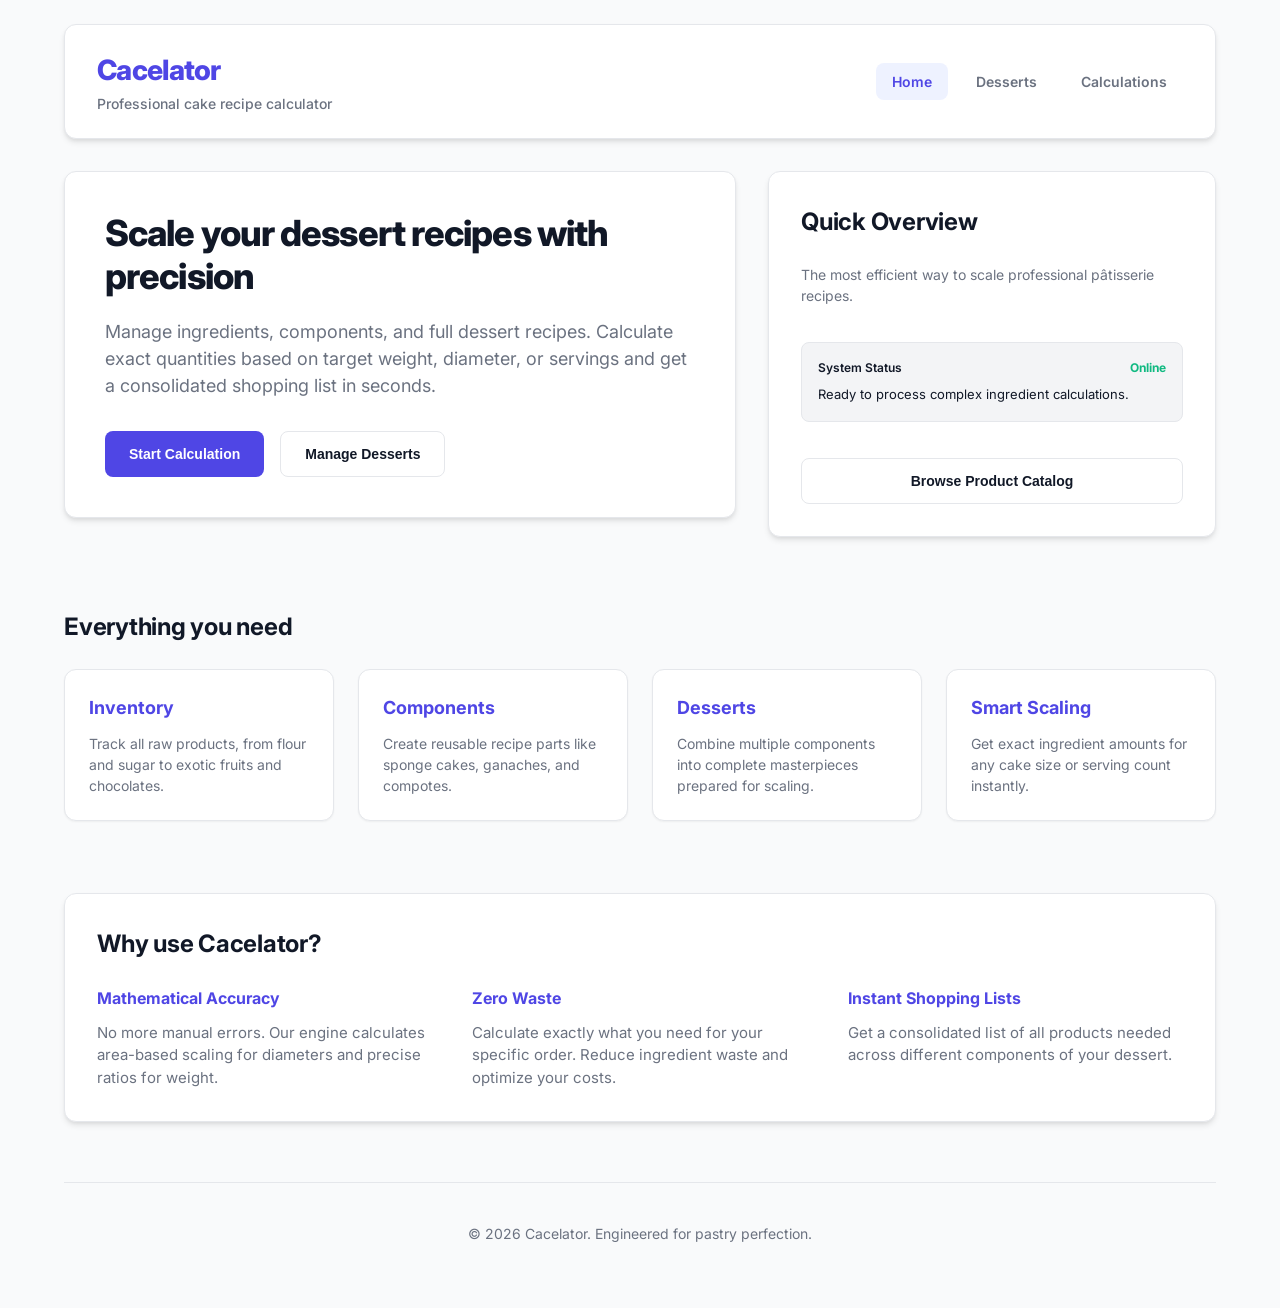
<file: src/main/resources/static/index.html>
<!DOCTYPE html>
<html lang="en">
<head>
    <meta charset="UTF-8">
    <meta name="viewport" content="width=device-width, initial-scale=1.0">
    <title>Cacelator — Cake Recipe Scaler</title>
    <link rel="stylesheet" href="style.css">
</head>
<body>
<div class="page">

    <header class="header">
        <div class="logo-block">
            <h1 class="logo">Cacelator</h1>
            <p class="subtitle">Professional cake recipe calculator</p>
        </div>

        <nav class="nav">
            <a href="index.html" class="nav-link active">Home</a>
            <a href="desserts.html" class="nav-link">Desserts</a>
            <a href="calculation.html" class="nav-link">Calculations</a>
        </nav>
    </header>

    <main class="main-content">
        <section class="hero">
            <div class="hero-text">
                <h2>Scale your dessert recipes with precision</h2>
                <p>
                    Manage ingredients, components, and full dessert recipes. 
                    Calculate exact quantities based on target weight, diameter, or servings 
                    and get a consolidated shopping list in seconds.
                </p>
                <div class="hero-buttons">
                    <button class="primary-btn" onclick="window.location.href='calculation.html'">Start Calculation</button>
                    <button class="secondary-btn" onclick="window.location.href='desserts.html'">Manage Desserts</button>
                </div>
            </div>

            <div class="app-card">
                <h3 class="section-title">Quick Overview</h3>
                <div class="app-form">
                    <p style="font-size: 14px; color: var(--text-muted); margin-bottom: 20px;">
                        The most efficient way to scale professional pâtisserie recipes.
                    </p>
                    <div style="background: #F3F4F6; padding: 16px; border-radius: 8px; border: 1px solid var(--border);">
                        <div style="display: flex; justify-content: space-between; margin-bottom: 8px;">
                            <span style="font-size: 12px; font-weight: 600;">System Status</span>
                            <span style="font-size: 12px; color: var(--accent); font-weight: 700;">Online</span>
                        </div>
                        <div style="font-size: 13px; color: var(--text-main);">
                            Ready to process complex ingredient calculations.
                        </div>
                    </div>
                    <button class="secondary-btn full-width" style="margin-top: 20px;" onclick="window.location.href='products.html'">
                        Browse Product Catalog
                    </button>
                </div>
            </div>
        </section>

        <section class="features">
            <h2 class="section-title">Everything you need</h2>

            <div class="cards">
                <div class="card">
                    <h3>Inventory</h3>
                    <p>Track all raw products, from flour and sugar to exotic fruits and chocolates.</p>
                </div>

                <div class="card" onclick="window.location.href='components.html'" style="cursor:pointer">
                    <h3>Components</h3>
                    <p>Create reusable recipe parts like sponge cakes, ganaches, and compotes.</p>
                </div>

                <div class="card" onclick="window.location.href='desserts.html'" style="cursor:pointer">
                    <h3>Desserts</h3>
                    <p>Combine multiple components into complete masterpieces prepared for scaling.</p>
                </div>

                <div class="card" onclick="window.location.href='calculation.html'" style="cursor:pointer">
                    <h3>Smart Scaling</h3>
                    <p>Get exact ingredient amounts for any cake size or serving count instantly.</p>
                </div>
            </div>
        </section>

        <section class="table-section">
            <h2 class="section-title">Why use Cacelator?</h2>
            <div style="display: grid; grid-template-columns: repeat(auto-fit, minmax(300px, 1fr)); gap: 40px; margin-top: 20px;">
                <div>
                    <h4 style="margin-bottom: 12px; color: var(--primary);">Mathematical Accuracy</h4>
                    <p style="font-size: 15px; color: var(--text-muted);">
                        No more manual errors. Our engine calculates area-based scaling for diameters and precise ratios for weight.
                    </p>
                </div>
                <div>
                    <h4 style="margin-bottom: 12px; color: var(--primary);">Zero Waste</h4>
                    <p style="font-size: 15px; color: var(--text-muted);">
                        Calculate exactly what you need for your specific order. Reduce ingredient waste and optimize your costs.
                    </p>
                </div>
                <div>
                    <h4 style="margin-bottom: 12px; color: var(--primary);">Instant Shopping Lists</h4>
                    <p style="font-size: 15px; color: var(--text-muted);">
                        Get a consolidated list of all products needed across different components of your dessert.
                    </p>
                </div>
            </div>
        </section>
    </main>

    <footer class="footer">
        <p>© 2026 Cacelator. Engineered for pastry perfection.</p>
    </footer>

</div>
</body>
</html>
</file>
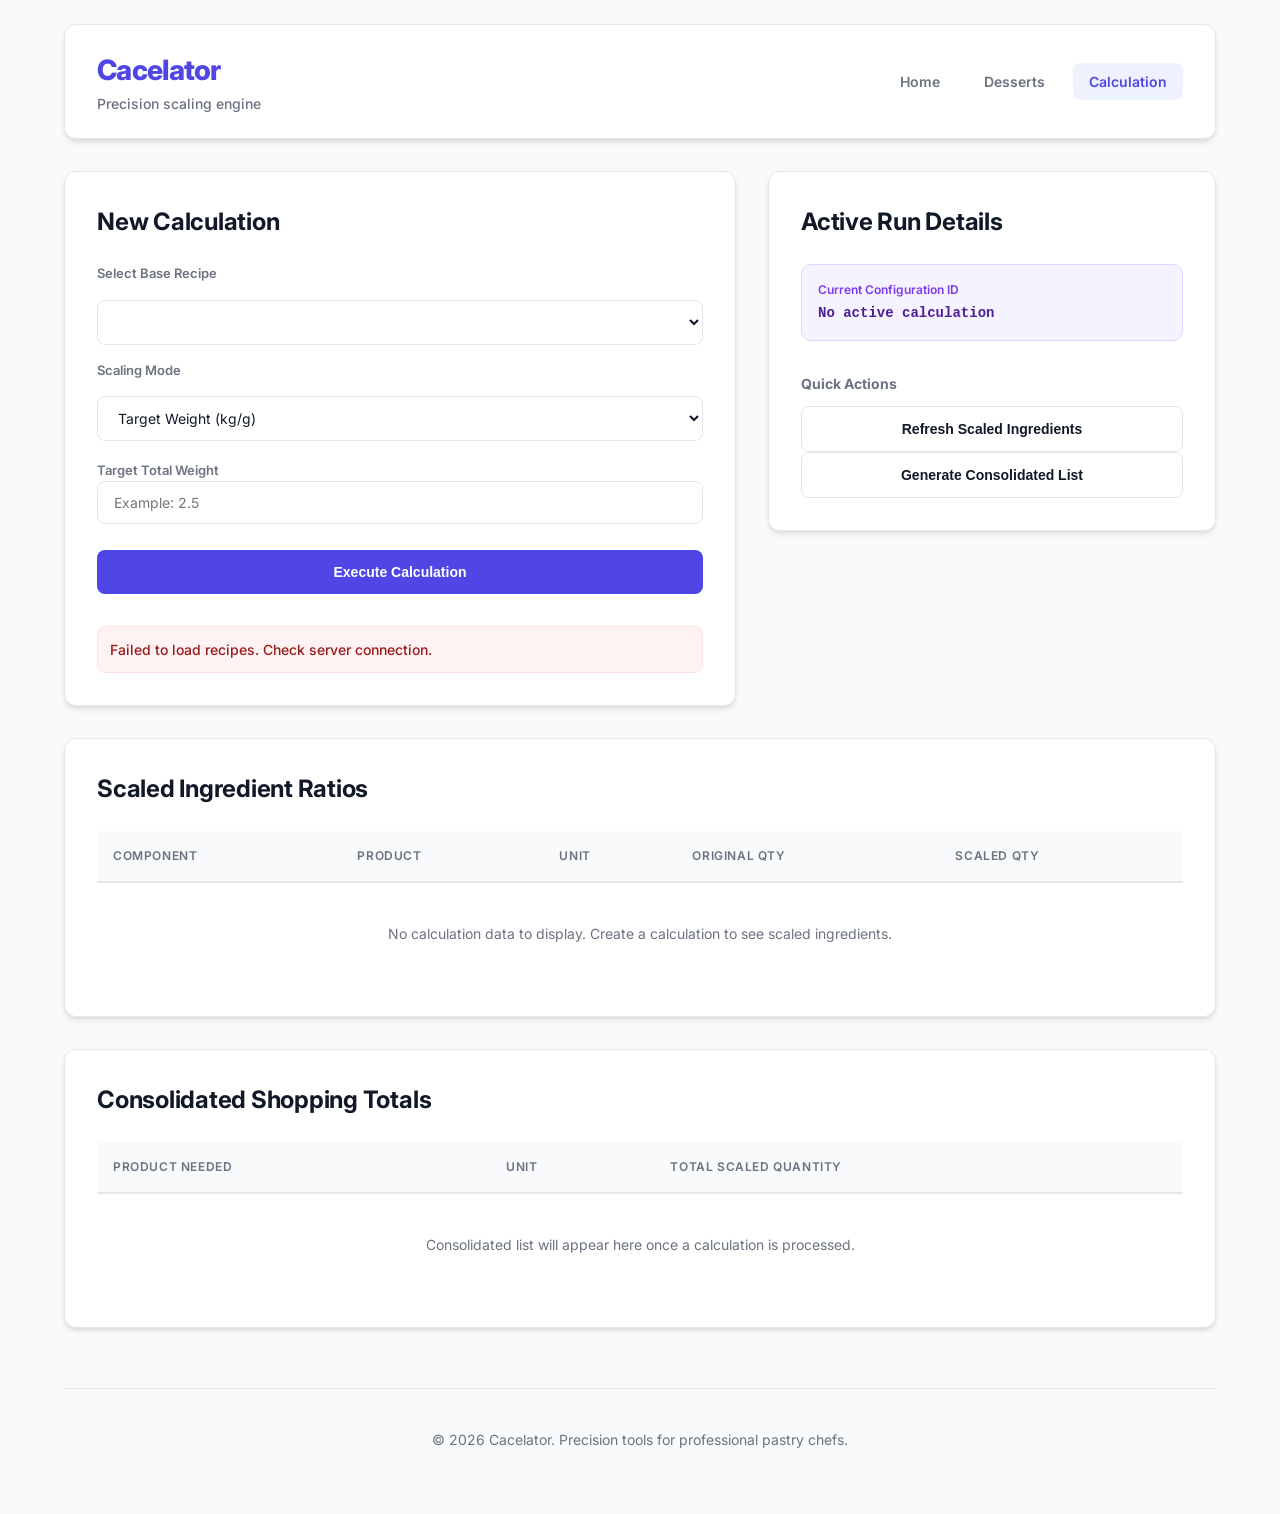
<file: src/main/resources/static/calculation.html>
<!DOCTYPE html>
<html lang="en">
<head>
    <meta charset="UTF-8">
    <meta name="viewport" content="width=device-width, initial-scale=1.0">
    <title>Calculation - Cacelator</title>
    <link rel="stylesheet" href="style.css">
</head>
<body>

<div class="page">

    <header class="header">
        <div>
            <h1 class="logo">Cacelator</h1>
            <p class="subtitle">Precision scaling engine</p>
        </div>

        <nav class="nav">
            <a href="index.html" class="nav-link">Home</a>
            <a href="desserts.html" class="nav-link">Desserts</a>
            <a href="calculation.html" class="nav-link active">Calculation</a>
        </nav>
    </header>

    <main class="main-content">

        <section class="hero">
            <div class="app-card">
                <h2 class="section-title">New Calculation</h2>

                <div class="app-form">
                    <label for="dessertSelect">Select Base Recipe</label>
                    <select id="dessertSelect"></select>

                    <label for="inputMode">Scaling Mode</label>
                    <select id="inputMode" onchange="handleModeChange()">
                        <option value="BY_WEIGHT">Target Weight (kg/g)</option>
                        <option value="BY_DIAMETER">Target Diameter (cm)</option>
                        <option value="BY_SERVINGS">Target Servings</option>
                    </select>

                    <div id="weightBlock">
                        <label for="targetWeight">Target Total Weight</label>
                        <input id="targetWeight" type="number" step="0.01" placeholder="Example: 2.5">
                    </div>

                    <div id="diameterBlock" class="hidden-block">
                        <label for="targetDiameter">Target Cake Diameter</label>
                        <input id="targetDiameter" type="number" step="0.01" placeholder="Example: 24">
                    </div>

                    <div id="servingsBlock" class="hidden-block">
                        <label for="targetServings">Target Servings Count</label>
                        <input id="targetServings" type="number" placeholder="Example: 12">
                    </div>

                    <button class="primary-btn full-width" style="margin-top: 10px;" onclick="createCalculation()">
                        Execute Calculation
                    </button>

                    <div id="messageBox" class="message-box"></div>
                </div>
            </div>

            <div class="app-card">
                <h2 class="section-title">Active Run Details</h2>
                <div class="result-box">
                    <span class="result-label">Current Configuration ID</span>
                    <div id="calcRunResult" class="result-value">No active calculation</div>
                </div>
                
                <div style="margin-top: 32px;">
                    <h4 style="font-size: 14px; margin-bottom: 12px; color: var(--text-muted);">Quick Actions</h4>
                    <div class="action-buttons">
                        <button class="secondary-btn full-width" onclick="loadIngredients()">
                            Refresh Scaled Ingredients
                        </button>
                        <button class="secondary-btn full-width" onclick="loadShoppingList()">
                            Generate Consolidated List
                        </button>
                    </div>
                </div>
            </div>
        </section>

        <section class="table-section">
            <h2 class="section-title">Scaled Ingredient Ratios</h2>

            <table class="ingredients-table">
                <thead>
                <tr>
                    <th>Component</th>
                    <th>Product</th>
                    <th>Unit</th>
                    <th>Original qty</th>
                    <th>Scaled qty</th>
                </tr>
                </thead>
                <tbody id="ingredientsTable">
                    <tr><td colspan="5" style="text-align: center; color: var(--text-muted); padding: 40px;">No calculation data to display. Create a calculation to see scaled ingredients.</td></tr>
                </tbody>
            </table>
        </section>

        <section class="table-section">
            <h2 class="section-title">Consolidated Shopping Totals</h2>

            <table class="ingredients-table">
                <thead>
                <tr>
                    <th>Product Needed</th>
                    <th>Unit</th>
                    <th>Total Scaled Quantity</th>
                </tr>
                </thead>
                <tbody id="shoppingTable">
                    <tr><td colspan="3" style="text-align: center; color: var(--text-muted); padding: 40px;">Consolidated list will appear here once a calculation is processed.</td></tr>
                </tbody>
            </table>
        </section>

    </main>

    <footer class="footer">
        <p>© 2026 Cacelator. Precision tools for professional pastry chefs.</p>
    </footer>

</div>

<script src="calculation.js"></script>
</body>
</html>
</file>
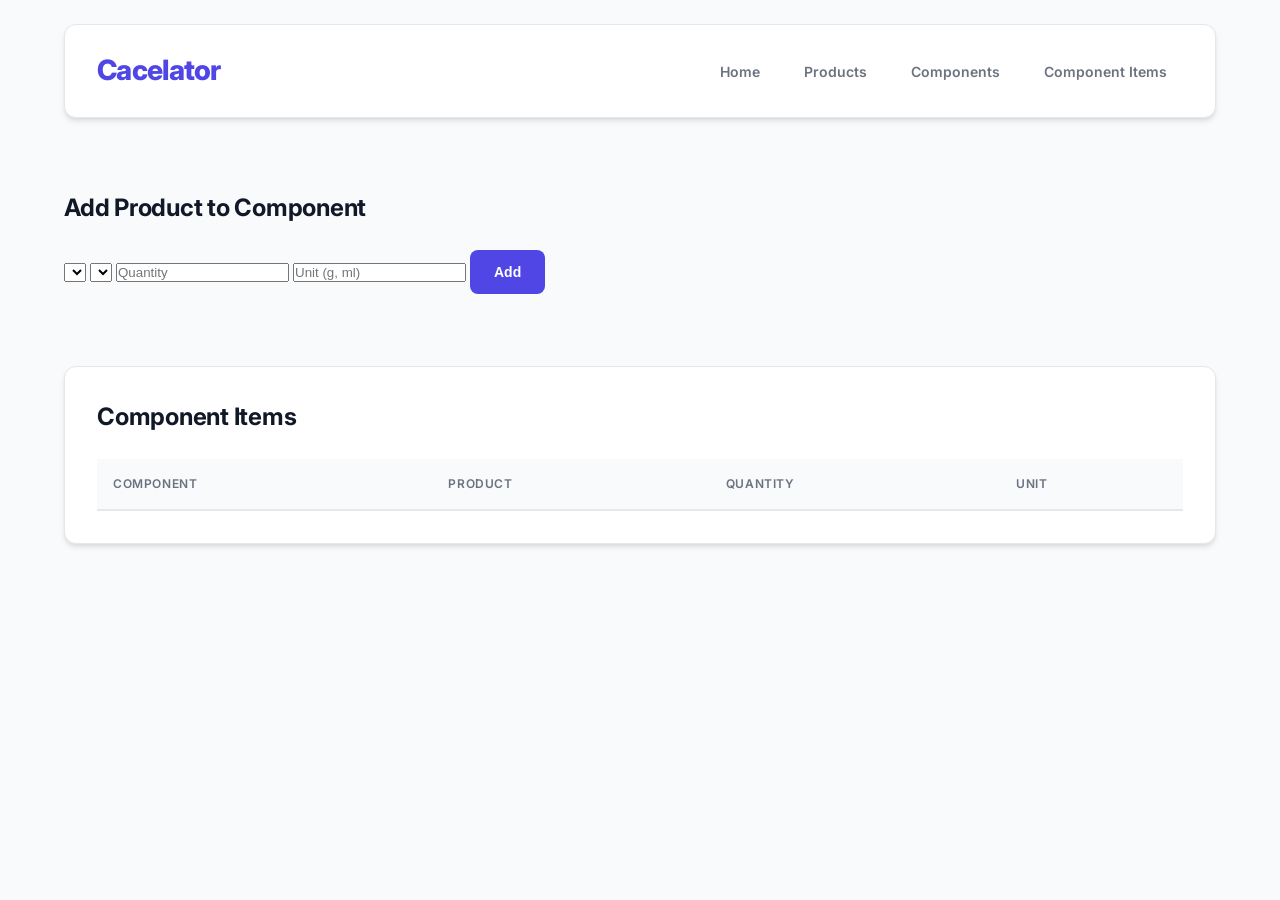
<file: src/main/resources/static/component-items.html>
<!DOCTYPE html>
<html lang="en">
<head>
    <meta charset="UTF-8">
    <title>Component Items - Cacelator</title>
    <link rel="stylesheet" href="style.css">
</head>
<body>

<div class="page">

    <header class="header">
        <h1 class="logo">Cacelator</h1>

        <nav class="nav">
            <a href="index.html" class="nav-link">Home</a>
            <a href="products.html" class="nav-link">Products</a>
            <a href="components.html" class="nav-link">Components</a>
            <a href="component-items.html" class="nav-link">Component Items</a>
        </nav>
    </header>

    <main class="main-content">

        <!-- Форма -->
        <section class="features">
            <h2 class="section-title">Add Product to Component</h2>

            <div class="form-block">

                <select id="componentSelect"></select>

                <select id="productSelect"></select>

                <input id="quantity" type="number" placeholder="Quantity">

                <input id="unit" type="text" placeholder="Unit (g, ml)">

                <button class="primary-btn" onclick="addItem()">Add</button>

            </div>
        </section>

        <!-- Таблица -->
        <section class="table-section">
            <h2 class="section-title">Component Items</h2>

            <table class="ingredients-table">
                <thead>
                <tr>
                    <th>Component</th>
                    <th>Product</th>
                    <th>Quantity</th>
                    <th>Unit</th>
                </tr>
                </thead>
                <tbody id="itemsTable"></tbody>
            </table>
        </section>

    </main>

</div>

<script src="component-items.js"></script>

</body>
</html>
</file>
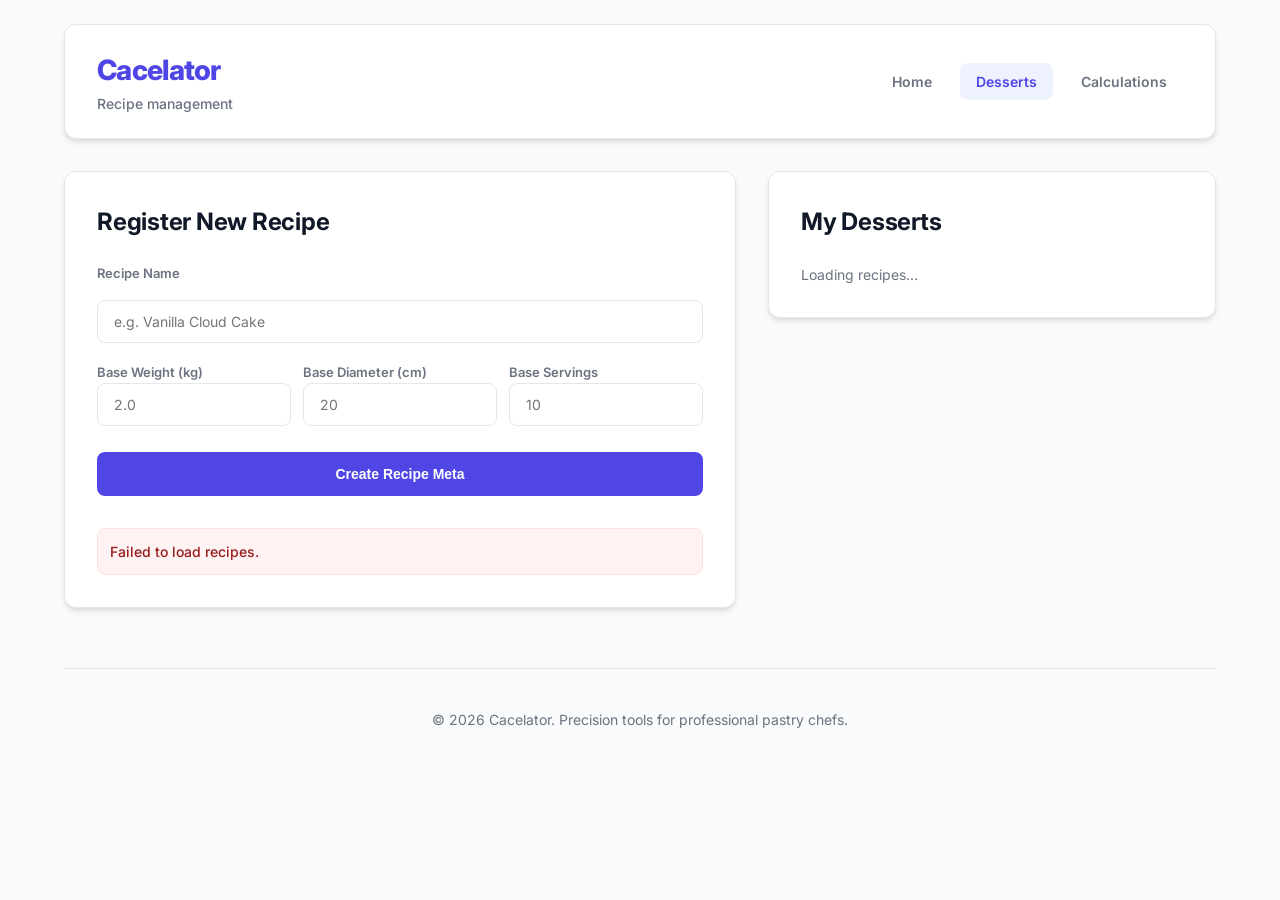
<file: src/main/resources/static/desserts.html>
<!DOCTYPE html>
<html lang="en">
<head>
    <meta charset="UTF-8">
    <meta name="viewport" content="width=device-width, initial-scale=1.0">
    <title>Desserts — Cacelator</title>
    <link rel="stylesheet" href="style.css">
</head>
<body>
<div class="page">
    <header class="header">
        <div>
            <h1 class="logo">Cacelator</h1>
            <p class="subtitle">Recipe management</p>
        </div>
        <nav class="nav">
            <a href="index.html" class="nav-link">Home</a>
            <a href="desserts.html" class="nav-link active">Desserts</a>
            <a href="calculation.html" class="nav-link">Calculations</a>
        </nav>
    </header>

    <main class="main-content">
        <section class="hero">
            <div class="app-card">
                <h2 class="section-title">Register New Recipe</h2>
                <div class="app-form">
                    <label for="dessertName">Recipe Name</label>
                    <input type="text" id="dessertName" placeholder="e.g. Vanilla Cloud Cake">

                    <div style="display: grid; grid-template-columns: 1fr 1fr 1fr; gap: 12px;">
                        <div>
                            <label for="baseWeight">Base Weight (kg)</label>
                            <input type="number" id="baseWeight" step="0.01" placeholder="2.0">
                        </div>
                        <div>
                            <label for="baseDiameter">Base Diameter (cm)</label>
                            <input type="number" id="baseDiameter" step="0.1" placeholder="20">
                        </div>
                        <div>
                            <label for="baseServings">Base Servings</label>
                            <input type="number" id="baseServings" placeholder="10">
                        </div>
                    </div>

                    <button class="primary-btn full-width" style="margin-top: 10px;" onclick="createDessert()">
                        Create Recipe Meta
                    </button>
                    <div id="messageBox" class="message-box"></div>
                </div>
            </div>

            <div class="app-card">
                <h2 class="section-title">My Desserts</h2>
                <div id="dessertList" style="display: flex; flex-direction: column; gap: 12px;">
                    <!-- Desserts will be loaded here -->
                    <p style="color: var(--text-muted); font-size: 14px;">Loading recipes...</p>
                </div>
            </div>
        </section>
    </main>

    <footer class="footer">
        <p>© 2026 Cacelator. Precision tools for professional pastry chefs.</p>
    </footer>
</div>

<script src="desserts.js"></script>
</body>
</html>
</file>
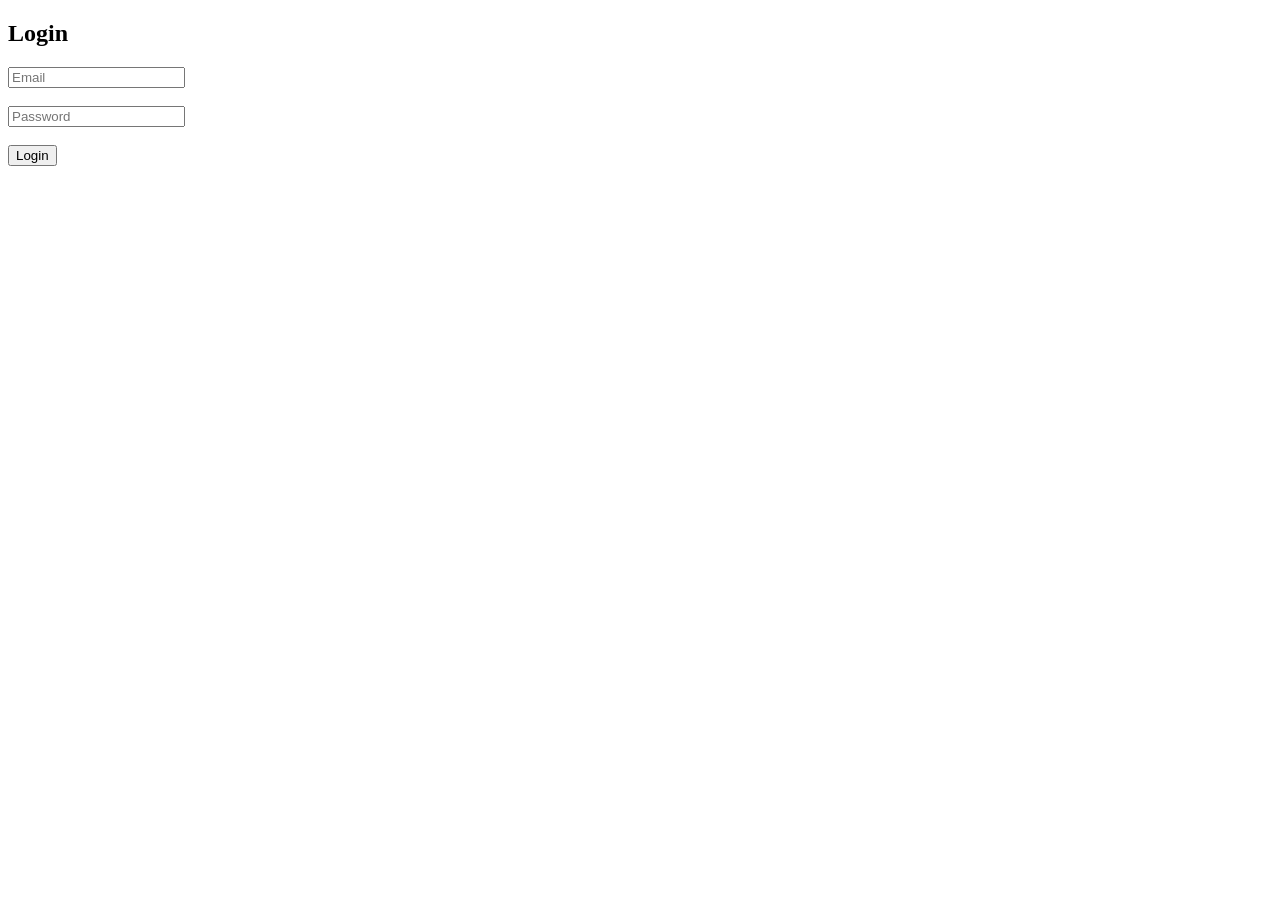
<file: src/main/resources/static/login.html>
<!DOCTYPE html>
<html lang="en">
<head>
    <meta charset="UTF-8">
    <title>Login</title>
</head>
<body>

<h2>Login</h2>

<input type="text" id="email" placeholder="Email"><br><br>
<input type="password" id="password" placeholder="Password"><br><br>

<button onclick="login()">Login</button>

<script>
    async function login() {
        const email = document.getElementById("email").value;
        const password = document.getElementById("password").value;

        try {
            const response = await fetch("/auth/login", {
                method: "POST",
                headers: {
                    "Content-Type": "application/json"
                },
                body: JSON.stringify({
                    email: email,
                    password: password
                })
            });

            const data = await response.json();

            console.log("Login response:", data);

            if (!response.ok) {
                alert("Ошибка логина");
                return;
            }

            const token = data.token || data.accessToken || data.jwt;

            if (!token) {
                alert("Токен не найден");
                return;
            }

            localStorage.setItem("token", token);

            alert("Успешный вход");
            window.location.href = "/components.html";

        } catch (error) {
            console.error(error);
            alert("Ошибка запроса");
        }
    }
</script>

</body>
</html>
</file>
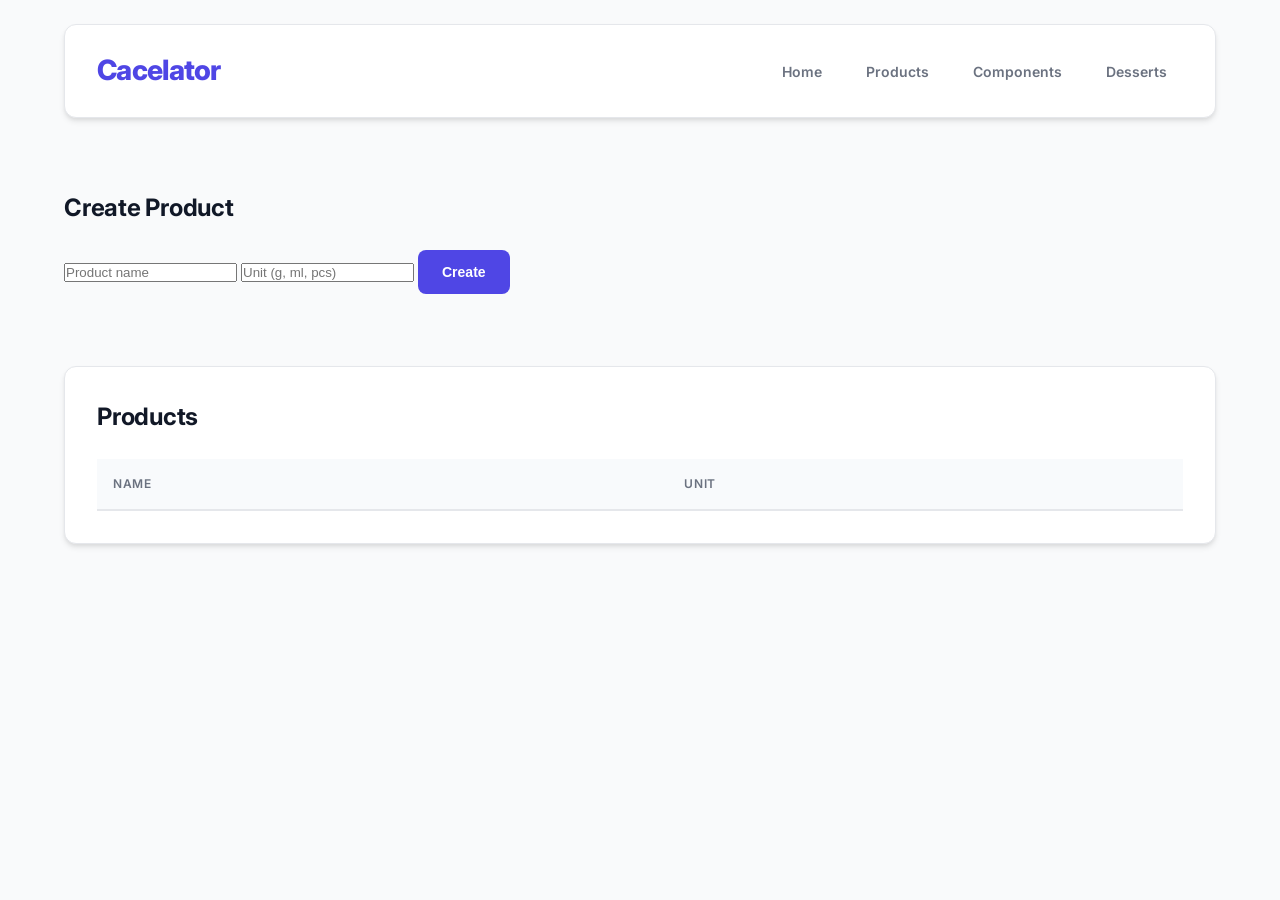
<file: src/main/resources/static/products.html>
<!DOCTYPE html>
<html lang="en">
<head>
    <meta charset="UTF-8">
    <title>Products - Cacelator</title>
    <link rel="stylesheet" href="style.css">
</head>
<body>

<div class="page">

    <header class="header">
        <h1 class="logo">Cacelator</h1>

        <nav class="nav">
            <a href="index.html" class="nav-link">Home</a>
            <a href="products.html" class="nav-link">Products</a>
            <a href="#" class="nav-link">Components</a>
            <a href="#" class="nav-link">Desserts</a>
        </nav>
    </header>

    <main class="main-content">

        <section class="features">
            <h2 class="section-title">Create Product</h2>

            <div class="form-block">
                <input id="productName" type="text" placeholder="Product name">
                <input id="productUnit" type="text" placeholder="Unit (g, ml, pcs)">

                <button class="primary-btn" onclick="createProduct()">Create</button>
            </div>
        </section>

        <section class="table-section">
            <h2 class="section-title">Products</h2>

            <table class="ingredients-table">
                <thead>
                <tr>
                    <th>Name</th>
                    <th>Unit</th>
                </tr>
                </thead>
                <tbody id="productsTable"></tbody>
            </table>
        </section>

    </main>

</div>

<script src="products.js"></script>

</body>
</html>
</file>
<file: src/main/resources/static/style.css>
@import url('https://fonts.googleapis.com/css2?family=Inter:wght@300;400;500;600;700&display=swap');

:root {
    --primary: #4F46E5;
    --primary-hover: #4338CA;
    --secondary: #F3F4F6;
    --secondary-hover: #E5E7EB;
    --accent: #10B981;
    --background: #F9FAFB;
    --surface: #FFFFFF;
    --text-main: #111827;
    --text-muted: #6B7280;
    --border: #E5E7EB;
    --shadow-sm: 0 1px 2px 0 rgba(0, 0, 0, 0.05);
    --shadow: 0 4px 6px -1px rgba(0, 0, 0, 0.1), 0 2px 4px -1px rgba(0, 0, 0, 0.06);
    --shadow-lg: 0 10px 15px -3px rgba(0, 0, 0, 0.1), 0 4px 6px -2px rgba(0, 0, 0, 0.05);
    --radius: 12px;
}

* {
    margin: 0;
    padding: 0;
    box-sizing: border-box;
}

body {
    font-family: 'Inter', -apple-system, BlinkMacSystemFont, sans-serif;
    background-color: var(--background);
    color: var(--text-main);
    line-height: 1.5;
    -webkit-font-smoothing: antialiased;
}

.page {
    max-width: 1200px;
    margin: 0 auto;
    padding: 24px;
}

/* Header & Navigation */
.header {
    background-color: var(--surface);
    border-radius: var(--radius);
    padding: 24px 32px;
    display: flex;
    justify-content: space-between;
    align-items: center;
    box-shadow: var(--shadow);
    margin-bottom: 32px;
    border: 1px solid var(--border);
}

.logo {
    font-size: 28px;
    font-weight: 800;
    letter-spacing: -0.025em;
    color: var(--primary);
    margin-bottom: 2px;
}

.subtitle {
    color: var(--text-muted);
    font-size: 14px;
    font-weight: 500;
}

.nav {
    display: flex;
    gap: 12px;
}

.nav-link {
    text-decoration: none;
    color: var(--text-muted);
    font-weight: 600;
    font-size: 14px;
    padding: 8px 16px;
    border-radius: 8px;
    transition: all 0.2s ease;
}

.nav-link:hover {
    color: var(--primary);
    background-color: var(--secondary);
}

.nav-link.active {
    color: var(--primary);
    background-color: #EEF2FF;
}

/* Main Content Layout */
.main-content {
    display: flex;
    flex-direction: column;
    gap: 32px;
}

/* Hero Section */
.hero {
    display: grid;
    grid-template-columns: 1.5fr 1fr;
    gap: 32px;
    align-items: start;
}

.hero-text {
    background-color: var(--surface);
    border-radius: var(--radius);
    padding: 40px;
    box-shadow: var(--shadow);
    border: 1px solid var(--border);
}

.hero-text h2 {
    font-size: 36px;
    font-weight: 800;
    line-height: 1.2;
    margin-bottom: 20px;
    letter-spacing: -0.025em;
}

.hero-text p {
    font-size: 18px;
    color: var(--text-muted);
    margin-bottom: 32px;
}

.hero-buttons {
    display: flex;
    gap: 16px;
}

/* Grid & Cards */
.features {
    padding: 40px 0;
}

.section-title {
    font-size: 24px;
    font-weight: 700;
    margin-bottom: 24px;
    letter-spacing: -0.01em;
}

.cards {
    display: grid;
    grid-template-columns: repeat(auto-fit, minmax(250px, 1fr));
    gap: 24px;
}

.card {
    background-color: var(--surface);
    border-radius: var(--radius);
    padding: 24px;
    box-shadow: var(--shadow-sm);
    border: 1px solid var(--border);
    transition: transform 0.2s ease, box-shadow 0.2s ease;
}

.card:hover {
    transform: translateY(-4px);
    box-shadow: var(--shadow-lg);
}

.card h3 {
    margin-bottom: 12px;
    color: var(--primary);
    font-size: 18px;
}

.card p {
    color: var(--text-muted);
    font-size: 14px;
}

/* Tables */
.table-section {
    background-color: var(--surface);
    border-radius: var(--radius);
    padding: 32px;
    box-shadow: var(--shadow);
    border: 1px solid var(--border);
}

.ingredients-table {
    width: 100%;
    border-collapse: separate;
    border-spacing: 0;
}

.ingredients-table th {
    background-color: #F8FAFC;
    color: var(--text-muted);
    font-weight: 600;
    font-size: 12px;
    text-transform: uppercase;
    letter-spacing: 0.05em;
    padding: 16px;
    text-align: left;
    border-bottom: 2px solid var(--border);
}

.ingredients-table td {
    padding: 16px;
    font-size: 14px;
    border-bottom: 1px solid var(--border);
}

.ingredients-table tr:last-child td {
    border-bottom: none;
}

/* Forms & Buttons */
.app-card {
    background-color: var(--surface);
    border-radius: var(--radius);
    padding: 32px;
    box-shadow: var(--shadow);
    border: 1px solid var(--border);
}

.app-form {
    display: flex;
    flex-direction: column;
    gap: 16px;
}

.app-form label {
    font-size: 13px;
    font-weight: 600;
    color: var(--text-muted);
}

.app-form input,
.app-form select {
    width: 100%;
    padding: 12px 16px;
    border: 1px solid var(--border);
    border-radius: 8px;
    font-family: inherit;
    font-size: 14px;
    color: var(--text-main);
    background-color: #FFFFFF;
    transition: border-color 0.2s ease, box-shadow 0.2s ease;
}

.app-form input:focus,
.app-form select:focus {
    outline: none;
    border-color: var(--primary);
    box-shadow: 0 0 0 3px rgba(79, 70, 229, 0.1);
}

.primary-btn {
    background-color: var(--primary);
    color: white;
    border: none;
    padding: 14px 24px;
    border-radius: 8px;
    font-size: 14px;
    font-weight: 600;
    cursor: pointer;
    transition: background-color 0.2s ease;
}

.primary-btn:hover {
    background-color: var(--primary-hover);
}

.secondary-btn {
    background-color: white;
    color: var(--text-main);
    border: 1px solid var(--border);
    padding: 14px 24px;
    border-radius: 8px;
    font-size: 14px;
    font-weight: 600;
    cursor: pointer;
    transition: all 0.2s ease;
}

.secondary-btn:hover {
    background-color: var(--secondary);
}

.full-width {
    width: 100%;
}

.hidden-block {
    display: none;
}

/* Results & Feedback */
.result-box {
    margin-top: 24px;
    background-color: #F5F3FF;
    border: 1px solid #DDD6FE;
    border-radius: 10px;
    padding: 16px;
}

.result-label {
    display: block;
    font-size: 12px;
    font-weight: 600;
    color: #7C3AED;
    margin-bottom: 4px;
}

.result-value {
    font-family: monospace;
    font-size: 14px;
    font-weight: 700;
    color: #4C1D95;
    word-break: break-all;
}

.message-box {
    margin-top: 16px;
    padding: 12px;
    border-radius: 8px;
    font-size: 14px;
    font-weight: 500;
}

.message-box:not(:empty) {
    background-color: #ECFDF5;
    color: #065F46;
    border: 1px solid #A7F3D0;
}

.footer {
    margin-top: 60px;
    text-align: center;
    color: var(--text-muted);
    font-size: 14px;
    padding: 40px 0;
    border-top: 1px solid var(--border);
}

/* Animations */
@keyframes fadeIn {
    from { opacity: 0; transform: translateY(10px); }
    to { opacity: 1; transform: translateY(0); }
}

.app-card, .table-section {
    animation: fadeIn 0.4s ease forwards;
}

@media (max-width: 992px) {
    .hero {
        grid-template-columns: 1fr;
    }
    
    .nav {
        flex-wrap: wrap;
        justify-content: flex-end;
    }
}
</file>
